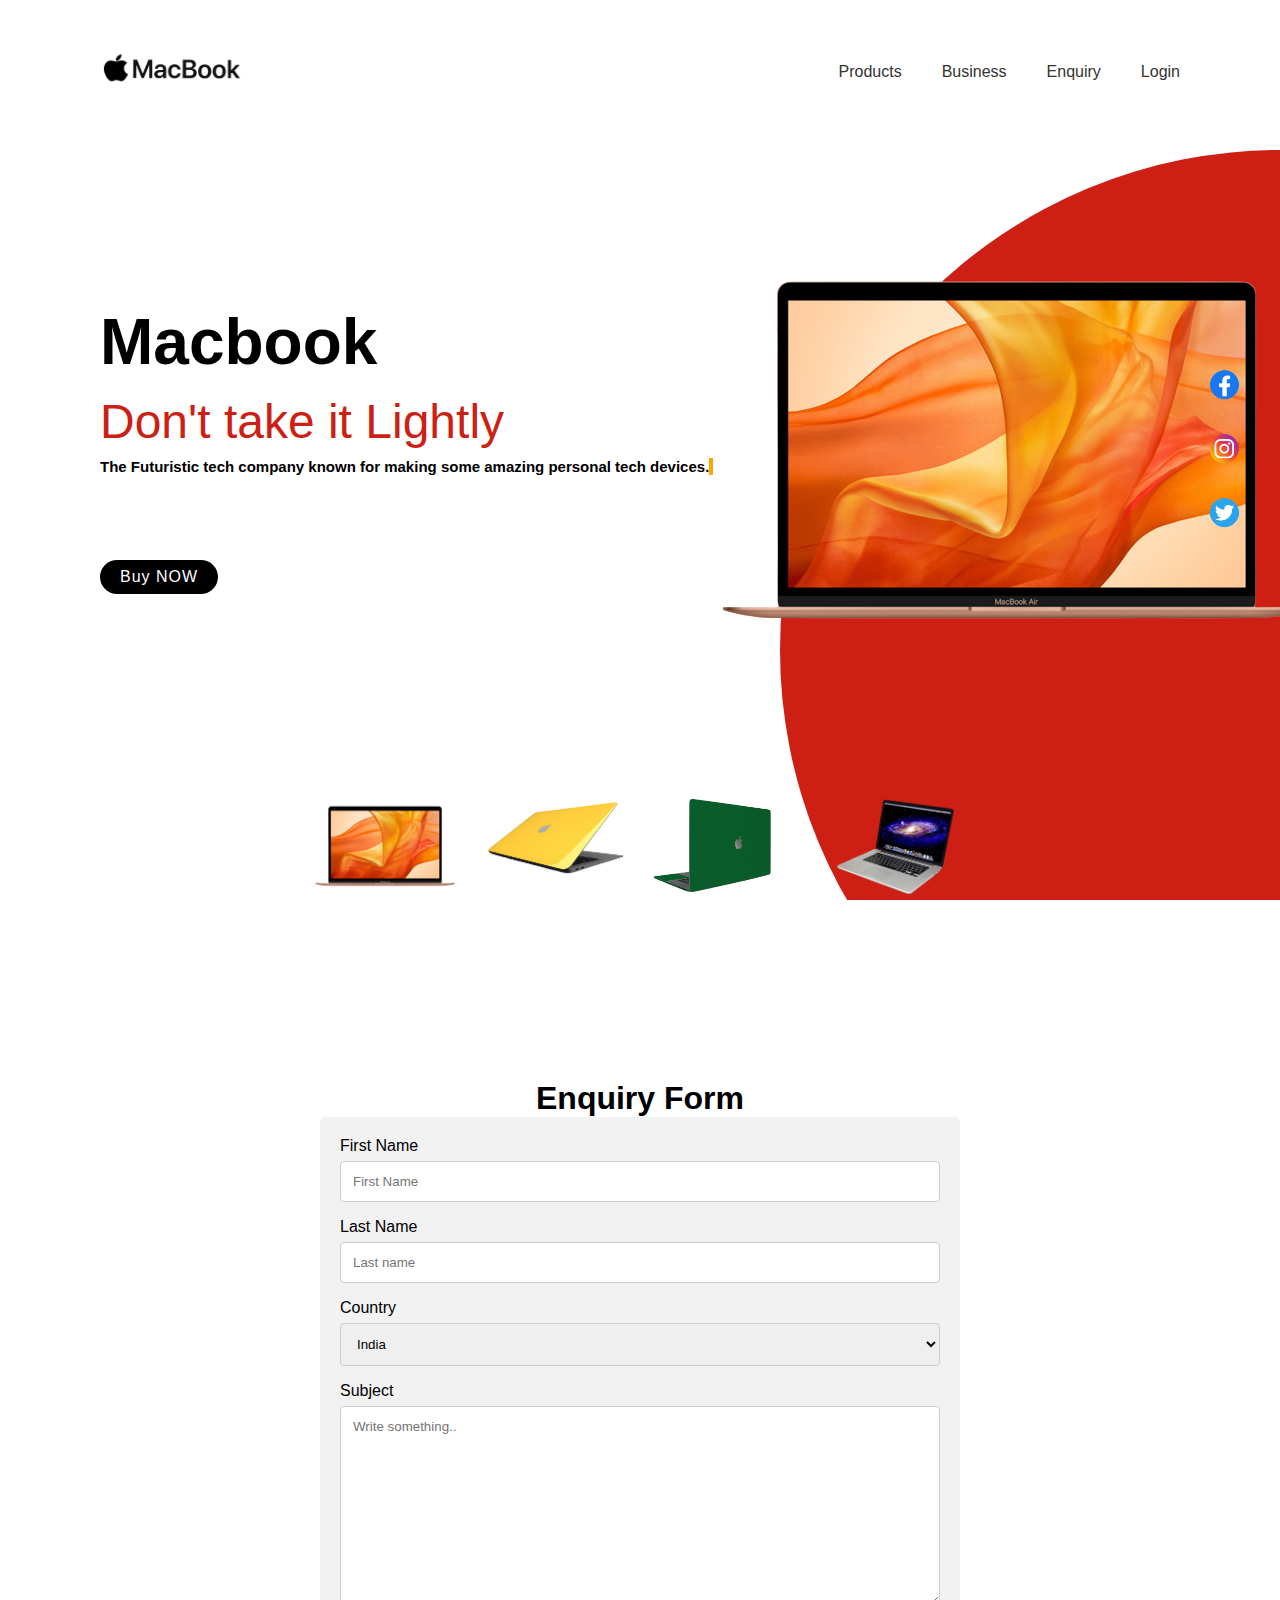
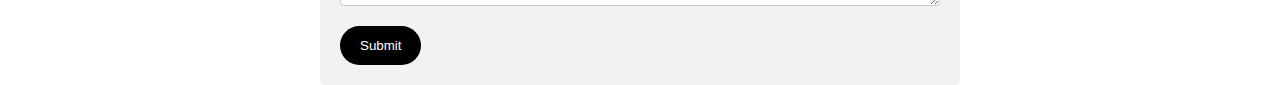
<file: index.html>
<!DOCTYPE html>
<html>
  <head>
    <title>Macbook</title>
    <link rel="stylesheet" type="text/css" href="style.css" />
    <link
      rel="stylesheet"
      href="https://cdnjs.cloudflare.com/ajax/libs/animate.css/4.1.1/animate.min.css"
    />
    <link rel="icon" type="image" sizes="32x32" href="images/apple-icon.png" />
  </head>
  <body>
    <section>
      <div class="circle"></div>
        <header>
          <a href="#" class="logo animate__animated animate__flip animate__delay-3s"><img src="images/logo.png" width="150" /></a>
          <ul>
            <li><a href="product.html">Products</a></li>
            <li><a href="#">Business</a></li>
            <li><a href="#enq-form">Enquiry</a></li>
            <li><a href="#">Login</a></li>
          </ul>
        </header>
        <div class="content">
          <div class="inside animate__animated animate__jackInTheBox">
            <h2><span>Macbook</span><br> Don't take it Lightly</h2>
            <div>
                <div class="typewriter">
                  <div class="typewriter-text">
                The Futuristic tech company known for making some amazing personal
                tech devices.
                </div>
                </div>
                
              <div class="text_cursor"></div>
            </div>
            
            
            <div>
              <a href="product.html">Buy NOW</a>
            </div>
            
          </div>
          <div class="insiders animate__animated animate__zoomIn animate__delay-1s">
            <img src="images/2.png" class="startucks" />
          </div>
        </div>
      </div>
      <div>
      <ul class="click">
        <li>
          <img src="images/2.png" onclick="imgSlider('images/2.png');changeCircleColor('#cd1f13')" />
        </li>
        <li>
          <img src="images/3.png" onclick="imgSlider('images/3.png');changeCircleColor('#fede00')" />
        </li>
        <li><img src="images/4.png" onclick="imgSlider('images/4.png');changeCircleColor('#1df500')" /></li>
        <li><img src="images/macbook_air.png" onclick="imgSlider('images/macbook_air.png');changeCircleColor('#0004e6')" /></li>
      </ul>
      </div>
      <ul class="social animate__animated animate__bounceInUp animate__delay-2s">
        <li>
          <a href="#"><img src="images/fb.png" /></a>
        </li>
        <li>
          <a href="#"><img src="images/insta.png" /></a>
        </li>
        <li>
          <a href="#"><img src="images/twitter.png" /></a>
        </li>
      </ul>
    </section>
    <div class="enquiry" id="enq-form">
        <h3>Enquiry Form</h3>

<div class="container">
  <form action="/action_page.php">
    <label for="fname">First Name</label>
    <input type="text" id="fname" name="firstname" placeholder="First Name">

    <label for="lname">Last Name</label>
    <input type="text" id="lname" name="lastname" placeholder="Last name">

    <label for="country">Country</label>
    <select id="country" name="country">
      <option value="india">India</option>
      <option value="australia">Australia</option>
      <option value="canada">Canada</option>
      <option value="usa">USA</option>
    </select>

    <label for="subject">Subject</label>
    <textarea id="subject" name="subject" placeholder="Write something.." style="height:200px"></textarea>

    <input type="submit" value="Submit">
  </form>
</div>

    </div>
    <script type="text/javascript">
      function imgSlider(anything) {
        document.querySelector(".startucks").src = anything;
      }
      function changeCircleColor(color) {
        const circle = document.querySelector(".circle");
        circle.style.background = color;
      }
    </script>
  </body>
</html>
</file>
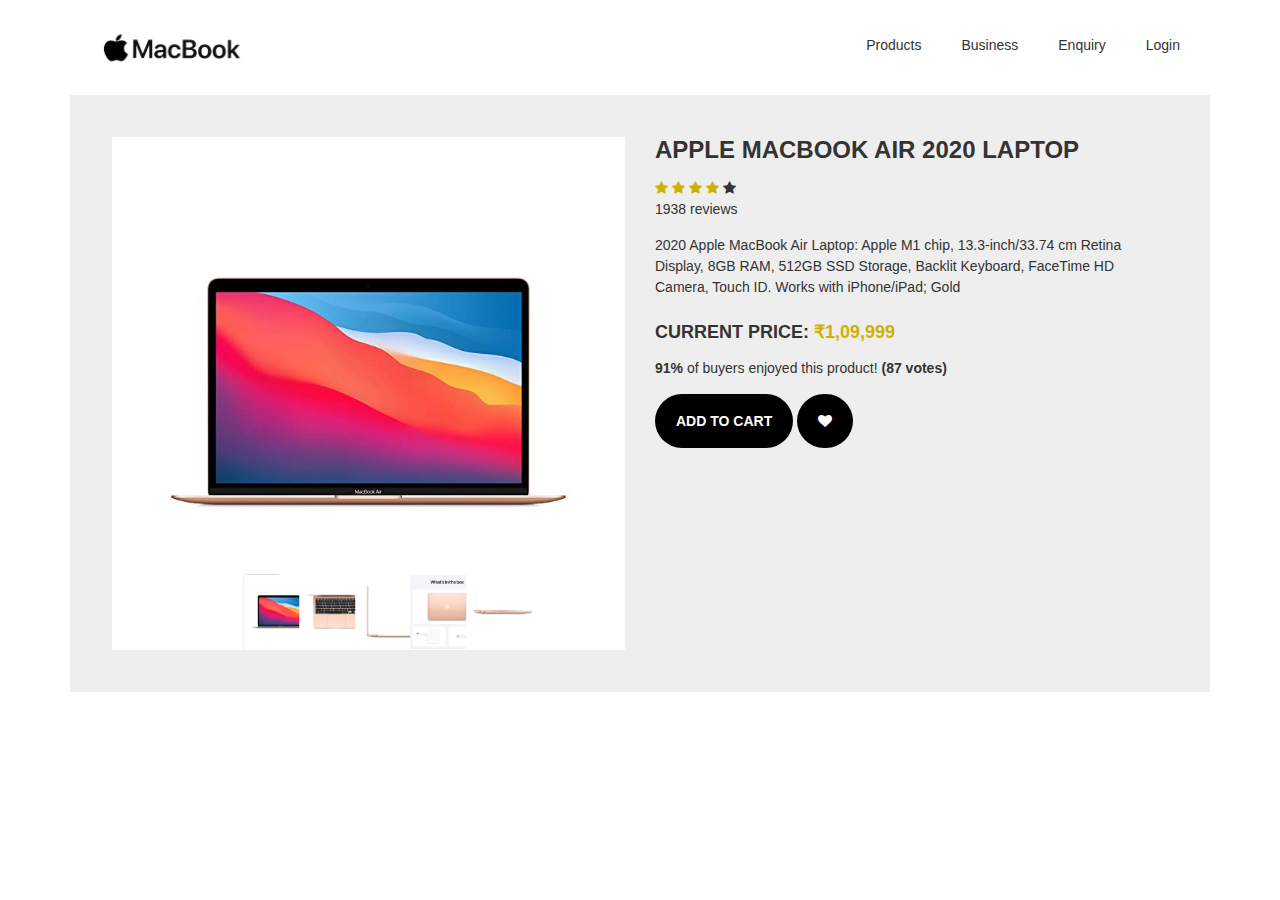
<file: product disc.html>
<!DOCTYPE html>
<html lang="en">
  <head>
    <link
      href="//maxcdn.bootstrapcdn.com/bootstrap/3.3.0/css/bootstrap.min.css"
      rel="stylesheet"
      id="bootstrap-css"
    />
    <script src="//maxcdn.bootstrapcdn.com/bootstrap/3.3.0/js/bootstrap.min.js"></script>
    <script src="//code.jquery.com/jquery-1.11.1.min.js"></script>
    <link rel="stylesheet" href="product disc.css" />
    <meta name="viewport" content="width=device-width, initial-scale=1" />

    <title>Macbook Product Detail</title>
    <link
      href="https://maxcdn.bootstrapcdn.com/font-awesome/4.7.0/css/font-awesome.min.css"
      rel="stylesheet"
    />
    <link
      href="https://fonts.googleapis.com/css?family=Open+Sans:400,700"
      rel="stylesheet"
    />
    <link rel="icon" type="image" sizes="32x32" href="images/apple-icon.png" />
  </head>

  <body>
    <section>
      <div class="circle"></div>
      <header>
        <a
          href="index.html"
          class="logo animate__animated animate__flip animate__delay-3s"
          ><img src="images/logo.png" width="150"
        /></a>
        <ul>
          <li><a href="product.html">Products</a></li>
          <li><a href="#">Business</a></li>
          <li><a href="index.html">Enquiry</a></li>
          <li><a href="#">Login</a></li>
        </ul>
      </header>
    </section>
    <div class="container">
      <div class="card">
        <div class="container-fliud">
          <div class="wrapper row">
            <div class="preview col-md-6">
              <div class="preview-pic tab-content">
                <div class="tab-pane active" id="pic-1">
                  <img src="images/2.0.jpg" class="startucks" />
                </div>
                <div class="tab-pane" id="pic-2">
                  <img src="images/2.1.jpg" />
                </div>
                <div class="tab-pane" id="pic-3">
                  <img src="images/2.2..jpg" />
                </div>
                <div class="tab-pane" id="pic-4">
                  <img src="images/2.3.jpg" />
                </div>
                <div class="tab-pane" id="pic-5">
                  <img src="images/2.4.jpg" />
                </div>
              </div>
              <ul class="preview-thumbnail nav nav-tabs click">
                <li class="active">
                  <a data-target="#pic-1" data-toggle="tab"
                    ><img
                      src="images/2.0.jpg "
                      onclick="imgSlider('images/2.0.jpg')"
                  /></a>
                </li>
                <li>
                  <a data-target="#pic-2" data-toggle="tab"
                    ><img
                      src="images/2.1.jpg"
                      onclick="imgSlider('images/2.1.jpg')"
                  /></a>
                </li>
                <li>
                  <a data-target="#pic-3" data-toggle="tab"
                    ><img
                      src="images/2.2..jpg"
                      onclick="imgSlider('images/2.2..jpg')"
                  /></a>
                </li>
                <li>
                  <a data-target="#pic-4" data-toggle="tab"
                    ><img
                      src="images/2.3.jpg"
                      onclick="imgSlider('images/2.3.jpg')"
                  /></a>
                </li>
                <li>
                  <a data-target="#pic-5" data-toggle="tab"
                    ><img
                      src="images/2.4.jpg"
                      onclick="imgSlider('images/2.4.jpg')"
                  /></a>
                </li>
              </ul>
            </div>
            <div class="details col-md-6">
              <h3 class="product-title">Apple MacBook Air 2020 Laptop</h3>
              <div class="rating">
                <div class="stars">
                  <span class="fa fa-star checked"></span>
                  <span class="fa fa-star checked"></span>
                  <span class="fa fa-star checked"></span>
                  <span class="fa fa-star checked"></span>
                  <span class="fa fa-star"></span>
                </div>
                <span class="review-no">1938 reviews</span>
              </div>
              <p class="product-description">
                2020 Apple MacBook Air Laptop: Apple M1 chip, 13.3-inch/33.74 cm
                Retina Display, 8GB RAM, 512GB SSD Storage, Backlit Keyboard,
                FaceTime HD Camera, Touch ID. Works with iPhone/iPad; Gold
              </p>
              <h4 class="price">current price: <span>₹1,09,999</span></h4>
              <p class="vote">
                <strong>91%</strong> of buyers enjoyed this product!
                <strong>(87 votes)</strong>
              </p>

              <div class="action">
                <button class="add-to-cart btn btn-default" type="button">
                  add to cart
                </button>
                <button class="like btn btn-default" type="button">
                  <span class="fa fa-heart"></span>
                </button>
              </div>
            </div>
          </div>
        </div>
      </div>
    </div>
    <script type="text/javascript">
      function imgSlider(anything) {
        document.querySelector(".startucks").src = anything;
      }
    </script>
  </body>
</html>
</file>
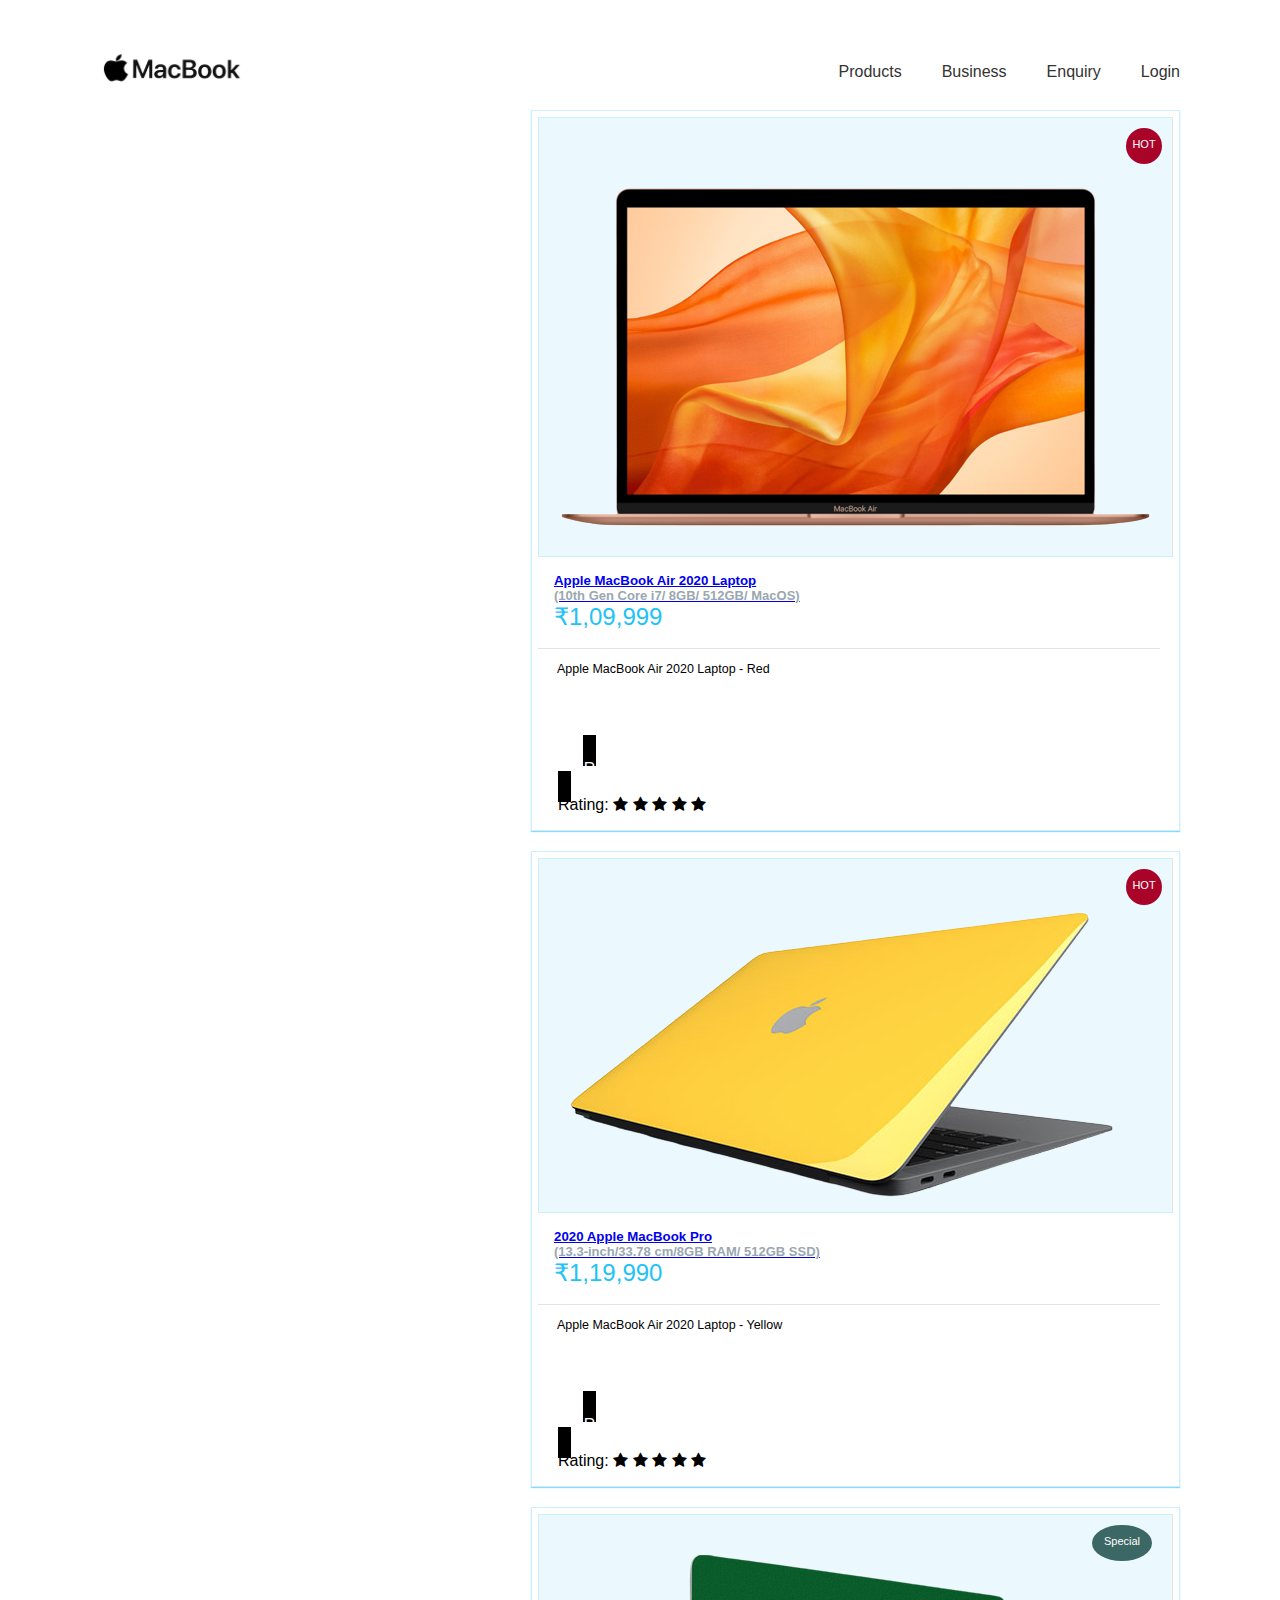
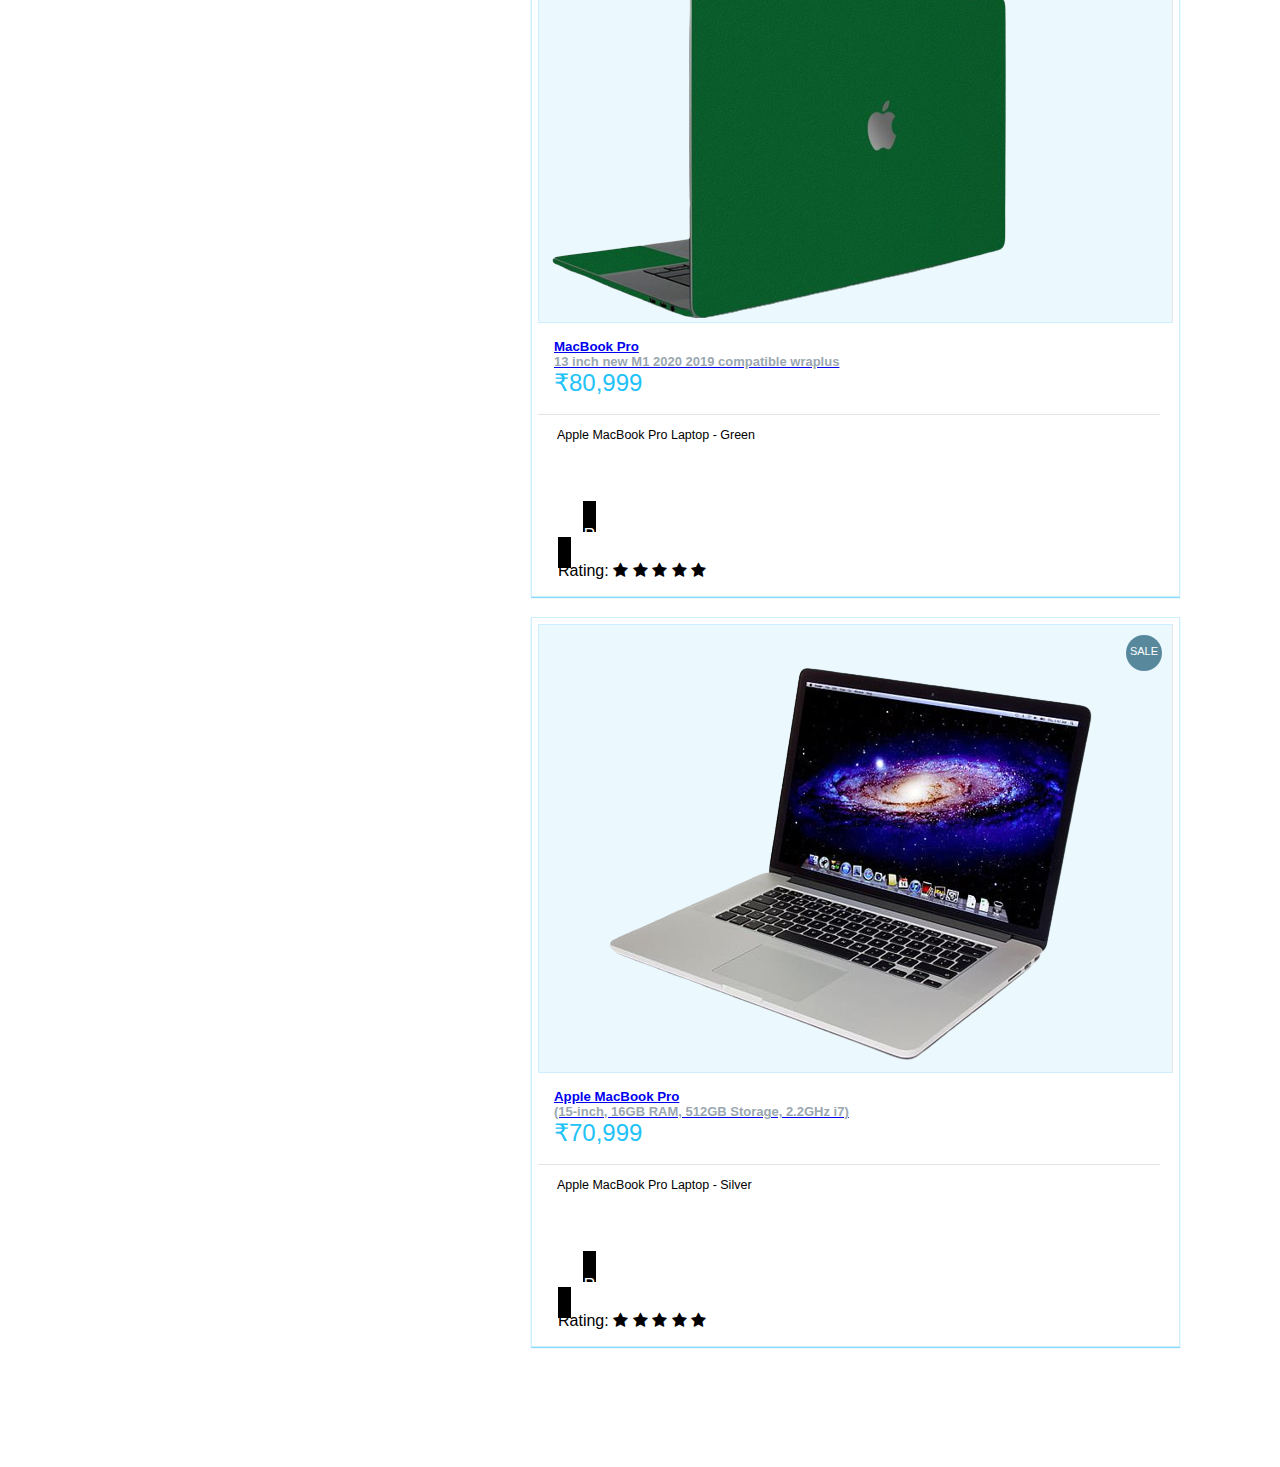
<file: product.html>
<!DOCTYPE html>
<html>
  <head>
    <link rel="stylesheet" href="https://maxcdn.bootstrapcdn.com/bootstrap/3.3.5/css/bootstrap.min.css" integrity="sha512-dTfge/zgoMYpP7QbHy4gWMEGsbsdZeCXz7irItjcC3sPUFtf0kuFbDz/ixG7ArTxmDjLXDmezHubeNikyKGVyQ==" crossorigin="anonymous">
<link href="https://maxcdn.bootstrapcdn.com/font-awesome/4.3.0/css/font-awesome.min.css" rel="stylesheet">

    <link rel="stylesheet" type="text/css" href="product.css" />
    <link
      rel="stylesheet"
      href="https://cdnjs.cloudflare.com/ajax/libs/animate.css/4.1.1/animate.min.css"
    />
    <link rel="icon" type="image" sizes="32x32" href="images/apple-icon.png" />
    <title>Macbook | Products</title>
  </head>

  <body>
    <section>
      <div class="circle"></div>
      <header>
        <a
          href="index.html"
          class="logo animate__animated animate__flip animate__delay-3s"
          ><img src="images/logo.png" width="150"
        /></a>
        <ul>
          <li><a href="#">Products</a></li>
          <li><a href="#">Business</a></li>
          <li><a href="index.html">Enquiry</a></li>
          <li><a href="#">Login</a></li>
        </ul>
      </header>
    <div class="container">
    <div class="col-xs-12 col-md-6">
	<!-- First product box start here-->
	    <div class="prod-info-main prod-wrap clearfix">
		    <div class="row">
				<div class="col-md-5 col-sm-12 col-xs-12">
					<div class="product-image"> 
						<img src="images/2.png" class="img-responsive rotprod"> 
						<span class="tag2 hot">
							HOT
						</span> 
					</div>
				</div>
				<div class="col-md-7 col-sm-12 col-xs-12">
				<div class="product-deatil">
						<h5 class="name">
							<a href="product disc.html" target="_blank">
								Apple MacBook Air 2020 Laptop <span>(10th Gen Core i7/ 8GB/ 512GB/ MacOS)</span>
							</a>                            
						</h5>
						<p class="price-container">
							<span>₹1,09,999</span>
						</p>
						<span class="tag1"></span> 
				</div>
				<div class="description">
					<p>Apple MacBook Air 2020 Laptop - Red</p>
				</div>
				<div class="product-info smart-form">
					<div class="row">
						<div class="col-md-12"> 
							<a href="javascript:void(0);" class="btn btn-danger btn-cart"><span>Add to cart</span></a>
                            <a href="product disc.html" target="_blank" class="btn btn-info"><span>More info</span></a>
						</div>
						<div class="col-md-12">
							<div class="rating">Rating:
								<label for="stars-rating-5"><i class="fa fa-star text-danger"></i></label>
								<label for="stars-rating-4"><i class="fa fa-star text-danger"></i></label>
								<label for="stars-rating-3"><i class="fa fa-star text-danger"></i></label>
								<label for="stars-rating-2"><i class="fa fa-star text-danger"></i></label>
								<label for="stars-rating-1"><i class="fa fa-star text-warning"></i></label>
							</div>
						</div>
					</div>
				</div>
			</div>
		</div>
	</div>
	<!-- end product -->
</div>
<div class="col-xs-12 col-md-6">
	<!-- First product box start here-->
	<div class="prod-info-main prod-wrap clearfix">
		<div class="row">
				<div class="col-md-5 col-sm-12 col-xs-12">
					<div class="product-image"> 
						<img src="images/3.png" alt="194x228" class="img-responsive rotprod"> 
						<span class="tag2 hot">
							HOT
						</span> 
					</div>
				</div>
				<div class="col-md-7 col-sm-12 col-xs-12">
				<div class="product-deatil">
						<h5 class="name">
							<a href="product disc.html" target="_blank">
								2020 Apple MacBook Pro  <span>(13.3-inch/33.78 cm/8GB RAM/ 512GB SSD)</span>
							</a>
						</h5>
						<p class="price-container">
							<span>₹1,19,990</span>
						</p>
						<span class="tag1"></span> 
				</div>
				<div class="description">
					<p>Apple MacBook Air 2020 Laptop - Yellow</p>
				</div>
				<div class="product-info smart-form">
					<div class="row">
						<div class="col-md-12"> 
							<a href="javascript:void(0);" class="btn btn-danger btn-cart"><span>Add to cart</span></a>
                            <a href="product disc.html" target="_blank" class="btn btn-info"><span>More info</span></a>
						</div>
						<div class="col-md-12">
							<div class="rating">Rating:
								<label for="stars-rating-5"><i class="fa fa-star text-danger"></i></label>
								<label for="stars-rating-4"><i class="fa fa-star text-danger"></i></label>
								<label for="stars-rating-3"><i class="fa fa-star text-danger"></i></label>
								<label for="stars-rating-2"><i class="fa fa-star text-danger"></i></label>
								<label for="stars-rating-1"><i class="fa fa-star text-warning"></i></label>
							</div>
						</div>
					</div>
				</div>
			</div>
		</div>
	</div>
	<!-- end product -->
</div>
<div class="col-xs-12 col-md-6">
<!-- First product box start here-->
	<div class="prod-info-main prod-wrap clearfix">
		<div class="row">
				<div class="col-md-5 col-sm-12 col-xs-12">
					<div class="product-image"> 
						<img src="images/4.png" class="img-responsive rotprod"> 
						<span class="tag3 special">
							Special
						</span> 
					</div>
				</div>
				<div class="col-md-7 col-sm-12 col-xs-12">
				<div class="product-deatil">
						<h5 class="name">
							<a href="product disc.html" target="_blank">
								MacBook Pro <span>13 inch new M1 2020 2019 compatible wraplus</span>
							</a>
						</h5>
						<p class="price-container">
							<span>₹80,999</span>
						</p>
						<span class="tag1"></span> 
				</div>
				<div class="description">
					<p>Apple MacBook Pro Laptop - Green</p>
				</div>
				<div class="product-info smart-form">
					<div class="row">
						<div class="col-md-12"> 
							<a href="javascript:void(0);" class="btn btn-danger btn-cart"><span>Add to cart</span></a>
                            <a href="product disc.html" target="_blank" class="btn btn-info"><span>More info</span></a>
						</div>
						<div class="col-md-12">
							<div class="rating">Rating:
								<label for="stars-rating-5"><i class="fa fa-star text-danger"></i></label>
								<label for="stars-rating-4"><i class="fa fa-star text-danger"></i></label>
								<label for="stars-rating-3"><i class="fa fa-star text-danger"></i></label>
								<label for="stars-rating-2"><i class="fa fa-star text-warning"></i></label>
								<label for="stars-rating-1"><i class="fa fa-star text-warning"></i></label>
							</div>
						</div>
					</div>
				</div>
			</div>
		</div>
	</div>
	<!-- end product -->
</div>
<div class="col-xs-12 col-md-6">
	<!-- First product box start here-->
	<div class="prod-info-main prod-wrap clearfix">
		<div class="row">
				<div class="col-md-5 col-sm-12 col-xs-12">
					<div class="product-image"> 
						<img src="images/macbook_air.png" alt="194x228" class="img-responsive rotprod"> 
						<span class="tag2 sale">
							SALE
						</span> 
					</div>
				</div>
				<div class="col-md-7 col-sm-12 col-xs-12">
				<div class="product-deatil">
						<h5 class="name">
							<a href="product disc.html" target="_blank">
								Apple MacBook Pro <span>(15-inch, 16GB RAM, 512GB Storage, 2.2GHz i7)</span>
							</a>
						</h5>
						<p class="price-container">
							<span>₹70,999</span>
						</p>
						<span class="tag1"></span> 
				</div>
				<div class="description">
					<p>Apple MacBook Pro Laptop - Silver</p>
				</div>
				<div class="product-info smart-form">
					<div class="row">
						<div class="col-md-12"> 
							<a href="javascript:void(0);" class="btn btn-danger btn-cart"><span>Add to cart</span></a>
                            <a href="product disc.html" target="_blank" class="btn btn-info"><span>More info</span></a>
						</div>
						<div class="col-md-12">
							<div class="rating">Rating:
								<label for="stars-rating-5"><i class="fa fa-star text-danger"></i></label>
								<label for="stars-rating-4"><i class="fa fa-star text-danger"></i></label>
								<label for="stars-rating-3"><i class="fa fa-star text-danger"></i></label>
								<label for="stars-rating-2"><i class="fa fa-star text-warning"></i></label>
								<label for="stars-rating-1"><i class="fa fa-star text-warning"></i></label>
							</div>
						</div>
					</div>
				</div>
			</div>
		</div>
	</div>
</div>

</section>
  </body>
</html>
</file>
<file: style.css>
* {
  margin: 0;
  padding: 0;
  box-sizing: border-box;
  font-family: "Poppins", sans-serif;
}
html {
  scroll-behavior: smooth;
}

body::-webkit-scrollbar {
  display: none;
}
body {
  -ms-overflow-style: none; /* IE and Edge */
  scrollbar-width: none; /* Firefox */
}
section {
  position: relative;
  width: 100%;
  min-height: 100vh;
  padding: 100px;
  display: flex;
  justify-content: space-between;
  align-items: center;
}
header {
  position: absolute;
  top: 0;
  left: 0;
  width: 100%;
  padding: 20px 100px;
  display: flex;
  justify-content: space-between;
  align-items: center;
}
header ul {
  position: relative;
  display: flex;
}
header ul li {
  list-style: none;
}
header ul li a {
  display: inline-block;
  color: #333;
  font-weight: 400;
  margin-left: 40px;
  text-decoration: none;
}
header ul li a:hover {
  background-color: #000;
  color: #fff;
  padding: 10px;
  border-radius: 10px;
}

.content {
  position: relative;
  width: 100%;
  display: flex;
  justify-content: space-between;
  align-items: center;
}
.content .inside {
  position: relative;
  max-width: 600px;
}
.content .inside h2 {
  color: #cd1f13;
  font-size: 3rem;
  line-height: 4.6rem;
  font-weight: 500;
}
.content .inside h2 span {
  color: #000;
  font-size: 4rem;
  font-weight: 900;
}
.content .inside p {
  color: #333;
}
.content .inside a {
  display: inline-block;
  margin-top: 80px;
  padding: 8px 20px;
  background: #000;
  color: #fff;
  border-radius: 40px;
  font-weight: 500;
  letter-spacing: 1px;
  text-decoration: none;
}
.content .inside a:hover {
  background: #333;
  padding: 8px 25px;
}
.content .insides {
  width: 60px;
  display: flex;
  justify-content: flex-end;
  margin-right: 100px;
  margin-top: 50px;
}
.content .insides img {
  max-width: 750px;
}
.click {
  position: absolute;
  left: 50%;
  bottom: 0;
  transform: translate(-50%);
  display: flex;
}
.click li {
  list-style: none;
  display: inline-block;
  margin: 0 10px;
  cursor: pointer;
  transition: 0.5s;
}
.click li:hover {
  transform: translateY(-15px);
}
.click li img {
  max-width: 150px;
}

.social {
  position: absolute;
  top: 50%;
  right: 30px;
  transform: translateY(-50%);
  display: flex;
  justify-content: center;
  align-items: center;
  flex-direction: column;
}
.social li {
  list-style: none;
}
.social li a {
  display: inline-block;
  margin: 5px 0;
  transform: scale(0.6);
}
.social img {
  height: 50px;
}
.circle {
  position: absolute;
  top: 0;
  left: 0;
  width: 100%;
  height: 100%;
  background: #cd1f13;
  clip-path: circle(500px at right 650px);
}

.enquiry {
  top: 120%;
  width: 50%;
  position: absolute;
  left: 50%;
  transform: translate(-50%);
}
.enquiry h3 {
  font-size: 2rem;
  text-align: center;
}

input[type="text"],
select,
textarea {
  width: 100%;
  padding: 12px;
  border: 1px solid #ccc;
  border-radius: 4px;
  box-sizing: border-box;
  margin-top: 6px;
  margin-bottom: 16px;
  resize: vertical;
}

input[type="submit"] {
  background-color: #000;
  color: white;
  padding: 12px 20px;
  border: none;
  border-radius: 40px;
  cursor: pointer;
}

input[type="submit"]:hover {
  background-color: #333;
  padding: 12px 25px;
}

.container {
  border-radius: 5px;
  background-color: #f2f2f2;
  padding: 20px;
}

.typewriter {
  font-family: Courier, monospace;
  display: inline-block;
}

.typewriter-text {
  display: inline-block;
  overflow: hidden;
  animation: typing 10s steps(30, end), blink 0.75s step-end infinite;
  white-space: nowrap;
  font-size: 15px;
  font-weight: 700;
  border-right: 4px solid orange;
  box-sizing: border-box;
}

@keyframes typing {
  from {
    width: 0%;
  }
  to {
    width: 100%;
  }
}

@keyframes blink {
  from,
  to {
    border-color: transparent;
  }
  50% {
    border-color: orange;
  }
}
</file>
<file: product disc.css>
* {
  margin: 0;
  padding: 0;
  box-sizing: border-box;
  font-family: "Poppins", sans-serif;
}
html {
  scroll-behavior: smooth;
}

body::-webkit-scrollbar {
  display: none;
}
body {
  -ms-overflow-style: none; /* IE and Edge */
  scrollbar-width: none; /* Firefox */
}
section {
  position: relative;
  width: 100%;
  min-height: 5vh;
  padding: 20px;
  display: flex;
  justify-content: space-between;
  align-items: center;
}
header {
  position: absolute;
  top: 0;
  left: 0;
  width: 100%;
  padding: 0px 100px;
  display: flex;
  justify-content: space-between;
  align-items: center;
}
header ul {
  position: relative;
  display: flex;
}
header ul li {
  list-style: none;
}
header ul li a {
  display: inline-block;
  color: #333;
  font-weight: 400;
  margin-left: 40px;
  text-decoration: none;
}
header ul li a:hover {
  background-color: #000;
  color: #fff;
  padding: 10px;
  border-radius: 10px;
}

body {
  font-family: "open sans";
  overflow-x: hidden;
}

img {
  max-width: 100%;
}

.preview {
  display: -webkit-box;
  display: -webkit-flex;
  display: -ms-flexbox;
  display: flex;
  -webkit-box-orient: vertical;
  -webkit-box-direction: normal;
  -webkit-flex-direction: column;
  -ms-flex-direction: column;
  flex-direction: column;
}
@media screen and (max-width: 996px) {
  .preview {
    margin-bottom: 20px;
  }
}

.preview-pic {
  -webkit-box-flex: 1;
  -webkit-flex-grow: 1;
  -ms-flex-positive: 1;
  flex-grow: 1;
}

.preview-thumbnail.nav-tabs {
  border: none;
  margin-top: 15px;
}
.preview-thumbnail.nav-tabs li {
  width: 18%;
  margin-right: 2.5%;
}
.preview-thumbnail.nav-tabs li img {
  max-width: 200%;
  display: block;
}
.preview-thumbnail.nav-tabs li a {
  padding: 0;
  margin: 0;
}
.preview-thumbnail.nav-tabs li:last-of-type {
  margin-right: 0;
}

.tab-content {
  overflow: hidden;
}
.tab-content img {
  width: 100%;
  -webkit-animation-name: opacity;
  animation-name: opacity;
  -webkit-animation-duration: 0.3s;
  animation-duration: 0.3s;
}

.card {
  margin-top: 50px;
  background: #eee;
  padding: 3em;
  line-height: 1.5em;
}

@media screen and (min-width: 997px) {
  .wrapper {
    display: -webkit-box;
    display: -webkit-flex;
    display: -ms-flexbox;
    display: flex;
  }
}

.details {
  display: -webkit-box;
  display: -webkit-flex;
  display: -ms-flexbox;
  display: flex;
  -webkit-box-orient: vertical;
  -webkit-box-direction: normal;
  -webkit-flex-direction: column;
  -ms-flex-direction: column;
  flex-direction: column;
}

.colors {
  -webkit-box-flex: 1;
  -webkit-flex-grow: 1;
  -ms-flex-positive: 1;
  flex-grow: 1;
}

.product-title,
.price,
.sizes,
.colors {
  text-transform: UPPERCASE;
  font-weight: bold;
}

.checked,
.price span {
  color: #cfb000;
}

.product-title,
.rating,
.product-description,
.price,
.vote,
.sizes {
  margin-bottom: 15px;
}

.product-title {
  margin-top: 0;
}

.size {
  margin-right: 10px;
}
.size:first-of-type {
  margin-left: 40px;
}

.color {
  display: inline-block;
  vertical-align: middle;
  margin-right: 10px;
  height: 2em;
  width: 2em;
  border-radius: 2px;
}
.color:first-of-type {
  margin-left: 20px;
}

.add-to-cart,
.like {
  background: #000;
  padding: 1.2em 1.5em;
  border: none;
  border-radius: 40px;
  text-transform: UPPERCASE;
  font-weight: bold;
  color: #fff;
  -webkit-transition: background 0.3s ease;
  transition: background 0.3s ease;
}
.add-to-cart:hover,
.like:hover {
  background: #333;
  padding: 1.2em 1.6em;
  color: #fff;
}

.not-available {
  text-align: center;
  line-height: 2em;
}
.not-available:before {
  font-family: fontawesome;
  content: "\f00d";
  color: #fff;
}

.orange {
  background: #ff9f1a;
}

.green {
  background: #85ad00;
}

.blue {
  background: #0076ad;
}

.tooltip-inner {
  padding: 1.3em;
}

@-webkit-keyframes opacity {
  0% {
    opacity: 0;
    -webkit-transform: scale(3);
    transform: scale(3);
  }
  100% {
    opacity: 1;
    -webkit-transform: scale(1);
    transform: scale(1);
  }
}

@keyframes opacity {
  0% {
    opacity: 0;
    -webkit-transform: scale(3);
    transform: scale(3);
  }
  100% {
    opacity: 1;
    -webkit-transform: scale(1);
    transform: scale(1);
  }
}

.click {
  position: absolute;
  left: 50%;
  bottom: 0;
  transform: translate(-50%);
  display: flex;
}
.click li {
  list-style: none;
  display: inline-block;
  margin: 0 10px;
  cursor: pointer;
  transition: 0.5s;
}
.click li:hover {
  transform: translateY(-15px);
}
.click li img {
  max-width: 150px;
}
</file>
<file: product.css>
* {
  margin: 0;
  padding: 0;
  box-sizing: border-box;
  font-family: "Poppins", sans-serif;
}
html {
  scroll-behavior: smooth;
}

body::-webkit-scrollbar {
  display: none;
}
body {
  -ms-overflow-style: none; /* IE and Edge */
  scrollbar-width: none; /* Firefox */
}
section {
  position: relative;
  width: 100%;
  min-height: 100vh;
  padding: 100px;
  display: flex;
  justify-content: space-between;
  align-items: center;
}
header {
  position: absolute;
  top: 0;
  left: 0;
  width: 100%;
  padding: 20px 100px;
  display: flex;
  justify-content: space-between;
  align-items: center;
}
header ul {
  position: relative;
  display: flex;
}
header ul li {
  list-style: none;
}
header ul li a {
  display: inline-block;
  color: #333;
  font-weight: 400;
  margin-left: 40px;
  text-decoration: none;
}
header ul li a:hover {
  background-color: #000;
  color: #fff;
  padding: 10px;
  border-radius: 10px;
}

/* products  */

.btn-cart {
  border-radius: 0;
  position: relative;
  color: #fff;
  border: 1px solid transparent;
  text-transform: uppercase;
  transition: all 0.4s ease 0s;
}
.btn-cart:after {
  content: "\f07a";
  font-family: fontawesome;
  position: absolute;
  right: 6px;
  top: -4px;
  opacity: 0;
  color: #fff;
  transition: all 0.4s ease 0s;
}
.btn-cart:hover:after {
  top: 40%;
  opacity: 5;
}
.btn-cart span {
  display: block;
  transition: all 0.7s linear 0s;
}
.btn-cart:hover span {
  transform: translate(-9px);
}

/*--Button effect classes for More info*/
.btn-info {
  border-radius: 0;
  position: relative;
  background-color: #000;
  color: #fff;
  border: 1px solid transparent;
  text-transform: uppercase;
  transition: all 0.4s ease 0s;
}
.btn-info:after {
  content: "\f129";
  font-family: fontawesome;
  position: absolute;
  right: 6px;
  top: -4px;
  opacity: 0;
  color: #fff;
  background-color: #333;
  transition: all 0.4s ease 0s;
}
.btn-info:hover {
  background-color: #333;
}
.btn-info:hover:after {
  top: 40%;
  opacity: 5;
}
.btn-info span {
  display: block;
  transition: all 0.7s linear 0s;
}
.btn-info:hover span {
  transform: translate(-9px);
}

@media only screen and (min-width: 1024px) {
  .prod-info-main div[class*="col-md-4"] {
    padding-right: 0;
  }
  .prod-info-main div[class*="col-md-8"] {
    padding: 0 13px 0 0;
  }
  .prod-wrap div[class*="col-md-5"] {
    padding-right: 0;
  }
  .prod-wrap div[class*="col-md-7"] {
    padding: 0 13px 0 0;
  }
  .prod-info-main .product-image {
    border-right: 1px solid #dfe5e9;
  }
  .prod-info-main .product-info {
    position: relative;
  }
}
*/ body {
  margin-top: 20px;
  background: #eee;
}

.prod-info-main {
  border: 1px solid #ceefff;
  margin-bottom: 20px;
  margin-top: 10px;
  background: #fff;
  padding: 6px;
  -webkit-box-shadow: 0 1px 4px 0 rgba(21, 180, 255, 0.5);
  box-shadow: 0 1px 1px 0 rgba(21, 180, 255, 0.5);
}

.prod-info-main .product-image {
  background-color: #ebf8fe;
  display: block;
  min-height: 238px;
  overflow: hidden;
  position: relative;
  border: 1px solid #ceefff;
  padding-top: 40px;
}

.prod-info-main .product-deatil {
  border-bottom: 1px solid #dfe5e9;
  padding-bottom: 17px;
  padding-left: 16px;
  padding-top: 16px;
  position: relative;
  background: #fff;
}

.product-content .product-deatil h5 a {
  color: #2f383d;
  font-size: 15px;
  line-height: 19px;
  text-decoration: none;
  padding-left: 0;
  margin-left: 0;
}

.prod-info-main .product-deatil h5 a span {
  color: #9aa7af;
  display: block;
  font-size: 13px;
}

.prod-info-main .product-deatil span.tag1 {
  border-radius: 50%;
  color: #fff;
  font-size: 15px;
  height: 50px;
  padding: 13px 0;
  position: absolute;
  right: 10px;
  text-align: center;
  top: 10px;
  width: 50px;
}

.prod-info-main .product-deatil span.sale {
  background-color: #21c2f8;
}

.prod-info-main .product-deatil span.discount {
  background-color: #71e134;
}

.prod-info-main .product-deatil span.hot {
  background-color: #fa9442;
}

.prod-info-main .description {
  font-size: 12.5px;
  line-height: 20px;
  padding: 10px 14px 16px 19px;
  background: #fff;
}

.prod-info-main .product-info {
  padding: 11px 19px 10px 20px;
}

.prod-info-main .product-info a.add-to-cart {
  color: #2f383d;
  font-size: 13px;
  padding-left: 16px;
}

.prod-info-main name.a {
  padding: 5px 10px;
  margin-left: 16px;
}

.product-info.smart-form .btn {
  padding: 6px 12px;
  margin-left: 12px;
  margin-top: -10px;
}

.load-more-btn {
  background-color: #21c2f8;
  border-bottom: 2px solid #037ca5;
  border-radius: 2px;
  border-top: 2px solid #0cf;
  margin-top: 20px;
  padding: 9px 0;
  width: 100%;
}

.product-block .product-deatil p.price-container span,
.prod-info-main .product-deatil p.price-container span,
.shipping table tbody tr td p.price-container span,
.shopping-items table tbody tr td p.price-container span {
  color: #21c2f8;
  font-family: Lato, sans-serif;
  font-size: 24px;
  line-height: 20px;
}

.product-info.smart-form .rating label {
  margin-top: 15px;
}

.prod-wrap .product-image span.tag2 {
  position: absolute;
  top: 10px;
  right: 10px;
  width: 36px;
  height: 36px;
  border-radius: 50%;
  padding: 10px 0;
  color: #fff;
  font-size: 11px;
  text-align: center;
}

.prod-wrap .product-image span.tag3 {
  position: absolute;
  top: 10px;
  right: 20px;
  width: 60px;
  height: 36px;
  border-radius: 50%;
  padding: 10px 0;
  color: #fff;
  font-size: 11px;
  text-align: center;
}

.prod-wrap .product-image span.sale {
  background-color: #57889c;
}

.prod-wrap .product-image span.hot {
  background-color: #a90329;
}

.prod-wrap .product-image span.special {
  background-color: #3b6764;
}
.shop-btn {
  position: relative;
}

.shop-btn > span {
  background: #a90329;
  display: inline-block;
  font-size: 10px;
  box-shadow: inset 1px 1px 0 rgba(0, 0, 0, 0.1),
    inset 0 -1px 0 rgba(0, 0, 0, 0.07);
  font-weight: 700;
  border-radius: 50%;
  padding: 2px 4px 3px !important;
  text-align: center;
  line-height: normal;
  width: 19px;
  top: -7px;
  left: -7px;
}

.product-deatil hr {
  padding: 0 0 5px !important;
}

.product-deatil .glyphicon {
  color: #3276b1;
}

.product-deatil .product-image {
  border-right: 0px solid #fff !important;
}

.product-deatil .name {
  margin-top: 0;
  margin-bottom: 0;
}

.product-deatil .name small {
  display: block;
}

.product-deatil .name a {
  margin-left: 0;
}

.product-deatil .price-container {
  font-size: 24px;
  margin: 0;
  font-weight: 300;
}

.product-deatil .price-container small {
  font-size: 12px;
}

.product-deatil .fa-2x {
  font-size: 16px !important;
}

.product-deatil .fa-2x > h5 {
  font-size: 12px;
  margin: 0;
}

.product-deatil .fa-2x + a,
.product-deatil .fa-2x + a + a {
  font-size: 13px;
}

.product-deatil .certified {
  margin-top: 10px;
}

.product-deatil .certified ul {
  padding-left: 0;
}

.product-deatil .certified ul li:not(first-child) {
  margin-left: -3px;
}

.product-deatil .certified ul li {
  display: inline-block;
  background-color: #f9f9f9;
  padding: 13px 19px;
}

.product-deatil .certified ul li:first-child {
  border-right: none;
}

.product-deatil .certified ul li a {
  text-align: left;
  font-size: 12px;
  color: #6d7a83;
  line-height: 16px;
  text-decoration: none;
}

.product-deatil .certified ul li a span {
  display: block;
  color: #21c2f8;
  font-size: 13px;
  font-weight: 700;
  text-align: center;
}

.product-deatil .message-text {
  width: calc(100% - 70px);
}

@media only screen and (min-width: 1024px) {
  .prod-info-main div[class*="col-md-4"] {
    padding-right: 0;
  }
  .prod-info-main div[class*="col-md-8"] {
    padding: 0 13px 0 0;
  }
  .prod-wrap div[class*="col-md-5"] {
    padding-right: 0;
  }
  .prod-wrap div[class*="col-md-7"] {
    padding: 0 13px 0 0;
  }
  .prod-info-main .product-image {
    border-right: 1px solid #dfe5e9;
  }
  .prod-info-main .product-info {
    position: relative;
  }
}
</file>
